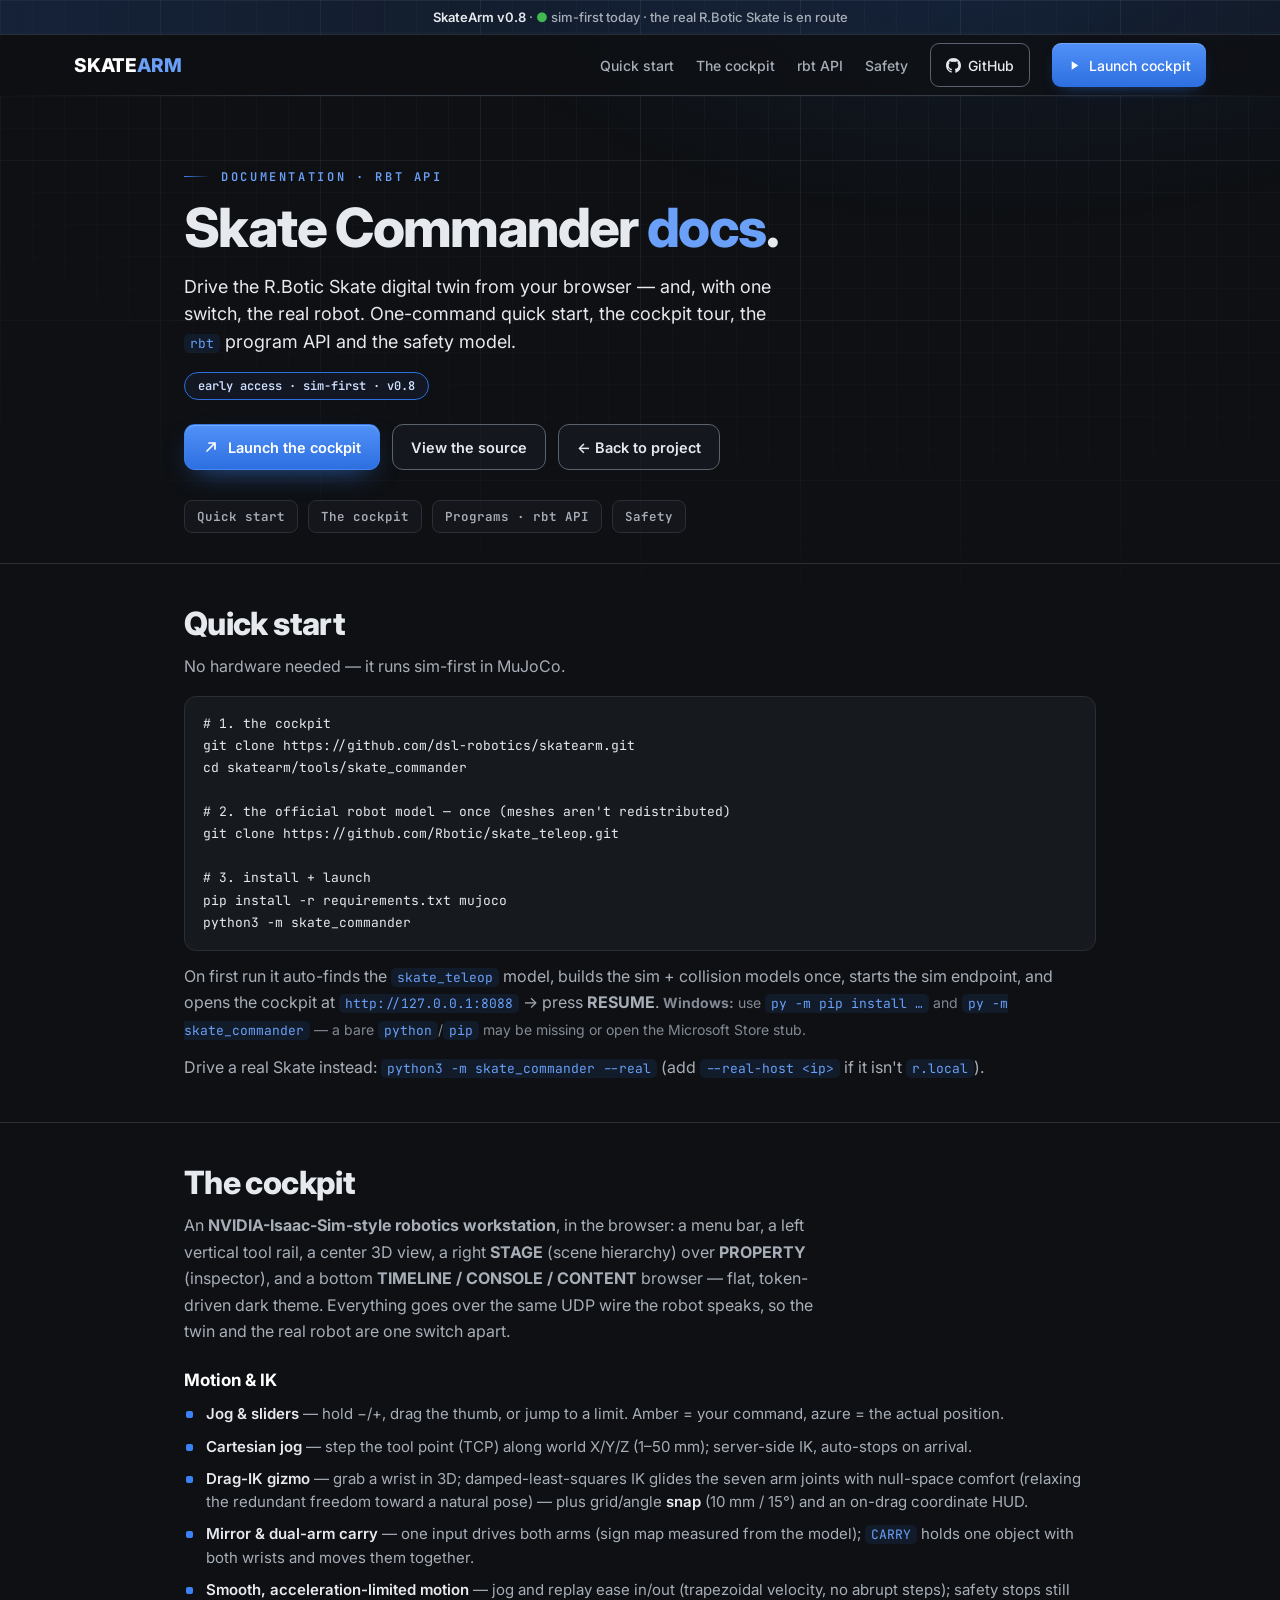
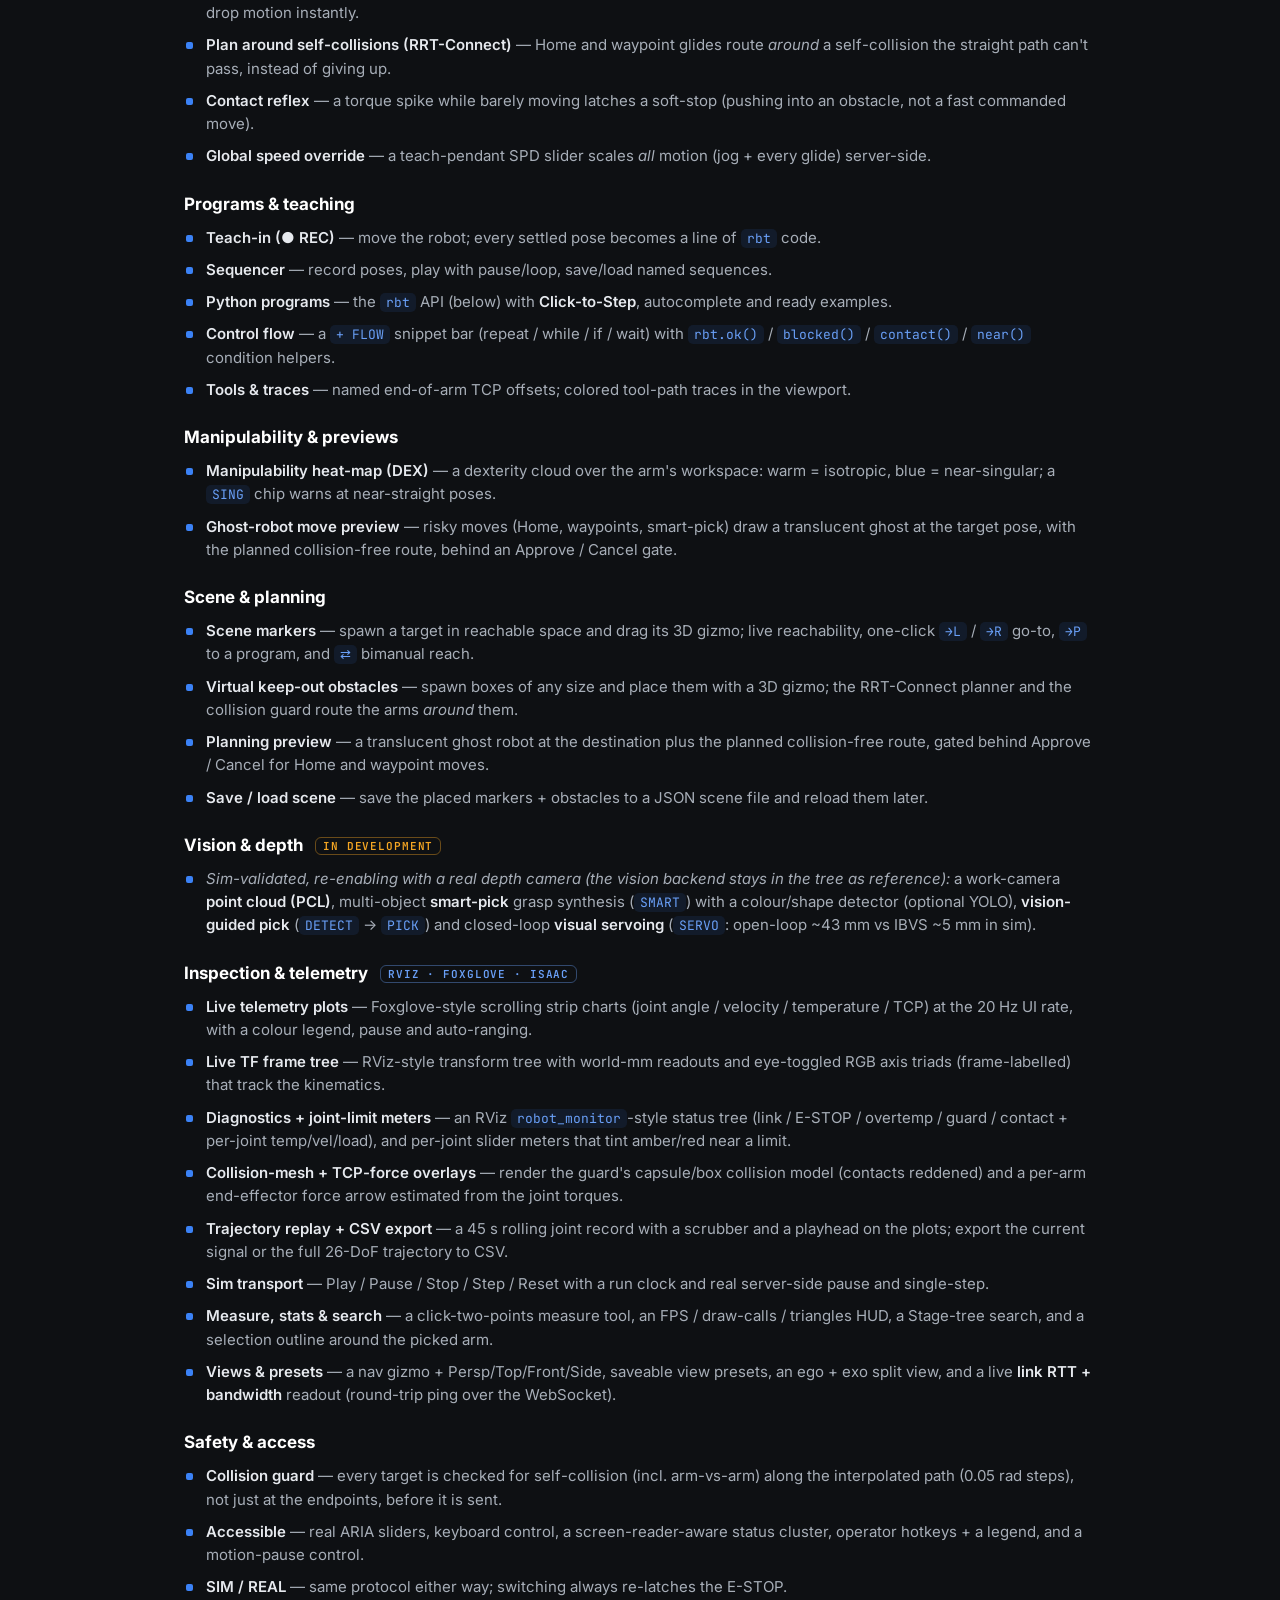
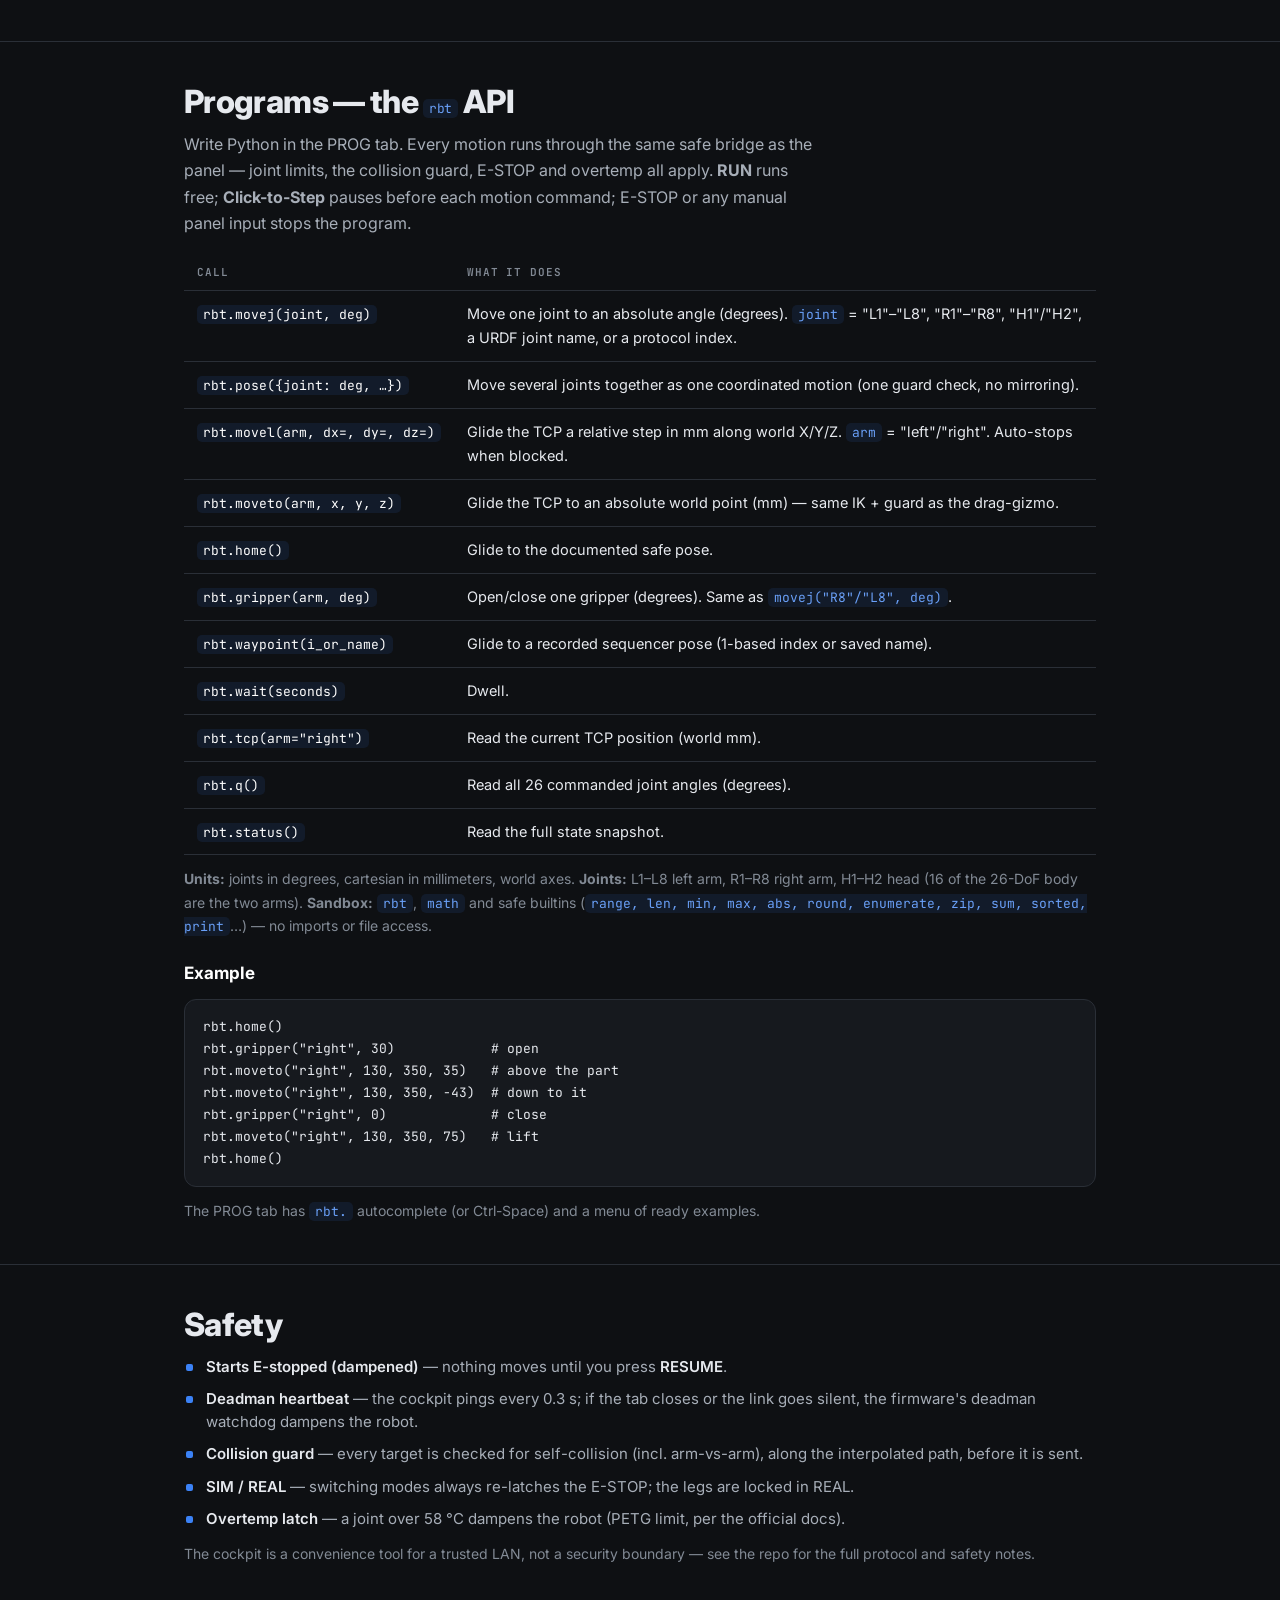
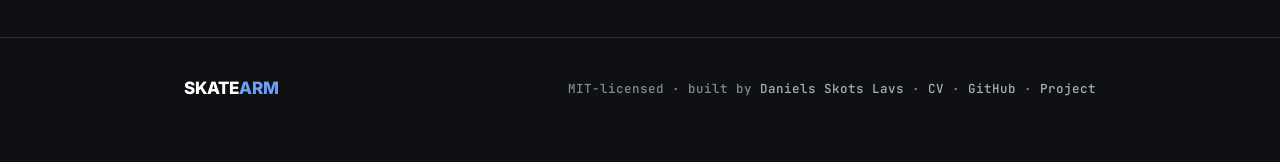
<file: docs/commander.html>
<!DOCTYPE html>
<html lang="en">
<head>
<meta charset="utf-8">
<meta name="viewport" content="width=device-width, initial-scale=1">
<title>Skate Commander — Docs &amp; rbt API reference</title>
<meta name="description" content="Skate Commander docs: one-command quick start, the browser cockpit tour, the rbt program API reference and the safety model — drive the R.Botic Skate digital twin from a browser. Sim-first.">
<meta name="author" content="DSL Robotics">
<link rel="canonical" href="https://dsl-robotics.github.io/skatearm/commander.html">
<link rel="icon" type="image/png" href="img/favicon.png">
<link rel="apple-touch-icon" href="img/apple-touch-icon.png">
<meta property="og:type" content="article">
<meta property="og:site_name" content="SkateArm">
<meta property="og:title" content="Skate Commander — Docs &amp; rbt API reference">
<meta property="og:description" content="One-command quick start, cockpit tour, the rbt program API reference and the safety model. Sim-first.">
<meta property="og:url" content="https://dsl-robotics.github.io/skatearm/commander.html">
<meta property="og:image" content="https://dsl-robotics.github.io/skatearm/img/og_card.png">
<meta property="og:image:width" content="1200">
<meta property="og:image:height" content="630">
<meta name="twitter:card" content="summary_large_image">
<meta name="twitter:title" content="Skate Commander — Docs &amp; rbt API reference">
<meta name="twitter:image" content="https://dsl-robotics.github.io/skatearm/img/og_card.png">
<meta name="theme-color" content="#0E1013">
<link rel="preconnect" href="https://fonts.googleapis.com">
<link rel="preconnect" href="https://fonts.gstatic.com" crossorigin>
<link href="https://fonts.googleapis.com/css2?family=Inter:wght@400;500;600;700;800;900&family=JetBrains+Mono:wght@400;500;600&display=swap" rel="stylesheet">
<style>
  :root{
    --bg:#0E1013; --bg2:#08090B; --panel:#16191E; --panel2:#1E222A;
    --line:#2A2F37; --line2:#343B45; --line3:#5A626E; --fg:#E6E9EE; --fg2:#A7AEB8; --dim:#9BA2AC; --faint:#828A95;
    --accent:#3B82F6; --accent-lt:#6AA0F8; --accent-dk:#2D6FE0; --amber:#F5A623; --ok:#3FB950;
    --grid:rgba(150,160,175,.045); --grid2:rgba(150,160,175,.08);
    --sans:"Inter","Segoe UI",system-ui,sans-serif;
    --mono:"JetBrains Mono",ui-monospace,monospace;
    --maxw:960px; --ease:cubic-bezier(.4,0,.2,1);
  }
  *{margin:0;padding:0;box-sizing:border-box;}
  .skip{position:absolute;left:8px;top:8px;z-index:200;padding:8px 14px;border-radius:8px;
    background:var(--accent-dk);color:#fff;font:600 13px var(--sans);transform:translateY(-200%);transition:transform .15s var(--ease);}
  .skip:focus{transform:translateY(0);}
  html{scroll-behavior:smooth;}
  body{background:var(--bg);color:var(--fg);font:400 16px/1.65 var(--sans);-webkit-font-smoothing:antialiased;overflow-x:hidden;}
  ::selection{background:rgba(59,130,246,.32);color:#fff;}
  a{color:var(--accent-lt);text-decoration:none;}
  a:hover{color:#fff;}
  a:focus-visible,button:focus-visible{outline:2px solid var(--accent-lt);outline-offset:3px;border-radius:8px;}
  body::before{content:"";position:fixed;inset:0;z-index:-3;pointer-events:none;
    background:linear-gradient(var(--grid) 1px,transparent 1px),linear-gradient(90deg,var(--grid) 1px,transparent 1px),
      linear-gradient(var(--grid2) 1px,transparent 1px),linear-gradient(90deg,var(--grid2) 1px,transparent 1px);
    background-size:32px 32px,32px 32px,160px 160px,160px 160px;
    -webkit-mask-image:radial-gradient(125% 80% at 70% 0%,#000 30%,transparent 90%);
    mask-image:radial-gradient(125% 80% at 70% 0%,#000 30%,transparent 90%);}
  body::after{content:"";position:fixed;inset:0;z-index:-2;pointer-events:none;
    background:radial-gradient(1000px 560px at 78% -12%,rgba(59,130,246,.13),transparent 60%);}
  .wrap{max-width:var(--maxw);margin:0 auto;padding:0 24px;}
  .eyebrow{font:600 12px/1 var(--mono);letter-spacing:.22em;text-transform:uppercase;color:var(--accent-lt);display:inline-flex;align-items:center;gap:11px;}
  .eyebrow::before{content:"";width:26px;height:1px;background:linear-gradient(90deg,var(--accent),transparent);display:inline-block;}

  /* ribbon + nav */
  .ribbon{background:linear-gradient(90deg,rgba(59,130,246,.16),rgba(59,130,246,.05));border-bottom:1px solid var(--line);
    font:500 13px var(--sans);color:var(--fg2);text-align:center;padding:9px 16px;}
  .ribbon b{color:var(--fg);font-weight:600;} .ribbon .dot{color:var(--ok);}
  nav{position:sticky;top:0;z-index:50;backdrop-filter:blur(14px) saturate(1.2);background:rgba(14,16,19,.72);border-bottom:1px solid transparent;
    border-image:linear-gradient(90deg,transparent,var(--line2) 25%,var(--line2) 75%,transparent) 1;}
  nav .wrap{display:flex;align-items:center;justify-content:space-between;min-height:60px;gap:16px;max-width:1180px;}
  .brand{font:800 19px var(--sans);letter-spacing:-.01em;color:#fff;}
  .brand i{color:var(--accent-lt);font-style:normal;}
  .nav-links{display:flex;align-items:center;gap:22px;}
  .nav-links a{font:500 14px var(--sans);color:var(--fg2);display:inline-flex;align-items:center;min-height:44px;}
  .nav-links a:hover{color:#fff;}
  .nav-cta{display:inline-flex;align-items:center;gap:7px;padding:9px 15px;border-radius:9px;font:600 13.5px var(--sans);min-height:44px;}
  .nav-cta.ghost{border:1px solid var(--line3);color:var(--fg);}
  .nav-cta.ghost:hover{border-color:var(--accent);background:rgba(59,130,246,.08);}
  .nav-cta.solid{background:linear-gradient(180deg,#5191F8,var(--accent-dk));color:#fff;
    box-shadow:0 6px 18px -10px rgba(59,130,246,.7),inset 0 1px 0 rgba(255,255,255,.2);}
  .nav-cta svg{width:15px;height:15px;}
  @media(max-width:860px){.nav-links a.hidem{display:none;}}

  /* doc header */
  .dochead{padding:62px 0 30px;position:relative;}
  .dochead h1{font:800 clamp(34px,5.4vw,54px)/1.04 var(--sans);letter-spacing:-.03em;margin:16px 0 0;}
  .dochead h1 i{color:var(--accent-lt);font-style:normal;}
  .dochead .lead{color:var(--fg);font-size:18px;line-height:1.55;margin:16px 0 0;max-width:600px;}
  .pill{display:inline-block;margin-top:16px;font:600 12px var(--mono);color:#cfe0ff;background:rgba(20,28,44,.7);
    border:1px solid var(--accent-dk);border-radius:999px;padding:5px 13px;}
  .ctas{display:flex;flex-wrap:wrap;gap:12px;margin-top:24px;}
  .btn{display:inline-flex;align-items:center;gap:9px;padding:12px 18px;border-radius:11px;font:600 14.5px var(--sans);transition:all .16s var(--ease);min-height:46px;}
  .btn svg{width:16px;height:16px;}
  .btn.primary{background:linear-gradient(180deg,#5191F8,var(--accent-dk));color:#fff;border:1px solid rgba(59,130,246,.55);
    box-shadow:0 10px 28px -12px rgba(59,130,246,.75),inset 0 1px 0 rgba(255,255,255,.22);}
  .btn.primary:hover{transform:translateY(-2px);color:#fff;}
  .btn.ghost{border:1px solid var(--line3);color:var(--fg);background:rgba(30,34,42,.45);}
  .btn.ghost:hover{border-color:var(--accent);background:rgba(59,130,246,.1);color:#fff;transform:translateY(-2px);}
  .toc{display:flex;flex-wrap:wrap;gap:8px 10px;margin-top:30px;}
  .toc a{font:600 12.5px var(--mono);color:var(--fg2);border:1px solid var(--line);border-radius:8px;padding:7px 12px;background:rgba(30,34,42,.4);}
  .toc a:hover{color:#fff;border-color:var(--accent);}

  /* sections */
  section{padding:42px 0;border-top:1px solid var(--line);}
  h2{font:800 clamp(24px,3.4vw,32px)/1.1 var(--sans);letter-spacing:-.02em;}
  .sub{color:var(--fg2);margin:12px 0 0;max-width:640px;}
  h3{font:700 17px var(--sans);margin:26px 0 0;color:#fff;}
  p{color:var(--fg2);margin:12px 0 0;}
  .note{color:var(--faint);font-size:14px;}
  pre{background:var(--panel);border:1px solid var(--line);border-radius:12px;padding:16px 18px;overflow:auto;font:13px/1.7 var(--mono);color:var(--fg);margin:16px 0 0;}
  code{font:13px var(--mono);color:var(--accent-lt);background:rgba(59,130,246,.1);padding:1px 6px;border-radius:5px;}
  pre code{color:var(--fg);background:none;padding:0;}
  ul.feat{list-style:none;margin:12px 0 0;display:grid;gap:9px;}
  ul.feat li{color:var(--fg2);padding-left:22px;position:relative;font-size:15px;line-height:1.55;}
  ul.feat li::before{content:"";position:absolute;left:2px;top:9px;width:7px;height:7px;border-radius:2px;background:var(--accent);}
  ul.feat b{color:var(--fg);font-weight:600;}
  .devtag{color:var(--amber);font:600 11px var(--mono);text-transform:uppercase;letter-spacing:.08em;border:1px solid rgba(245,166,35,.4);border-radius:6px;padding:1px 7px;margin-left:8px;vertical-align:middle;}
  table.api{width:100%;border-collapse:collapse;margin:18px 0 0;font-size:14.5px;}
  table.api th,table.api td{text-align:left;vertical-align:top;padding:11px 13px;border-bottom:1px solid var(--line);}
  table.api th{color:var(--faint);font:600 11px var(--mono);text-transform:uppercase;letter-spacing:.08em;}
  table.api tr:hover td{background:rgba(59,130,246,.04);}
  table.api td:first-child{white-space:nowrap;}
  table.api td:first-child code{color:#fff;}
  .wrap2{max-width:var(--maxw);margin:0 auto;padding:0 24px;}

  /* footer */
  footer{padding:40px 0 64px;border-top:1px solid var(--line);margin-top:30px;}
  footer .row{display:flex;flex-wrap:wrap;gap:14px 26px;justify-content:space-between;align-items:center;}
  .fbrand{font:800 17px var(--sans);color:#fff;}
  .fbrand i{color:var(--accent-lt);font-style:normal;}
  .fmeta{font:500 12.5px var(--mono);color:var(--faint);}
  .fmeta a{color:var(--fg2);} .fmeta a:hover{color:#fff;}
</style>
</head>
<body>
<a class="skip" href="#main">Skip to content</a>

<div class="ribbon"><b>SkateArm v0.8</b> &middot; <span class="dot">&#9679;</span> sim-first today &middot; the real R.Botic Skate is en route</div>

<nav>
  <div class="wrap">
    <a class="brand" href="index.html">SKATE<i>ARM</i></a>
    <span class="nav-links">
      <a class="hidem" href="#quickstart">Quick start</a>
      <a class="hidem" href="#cockpit">The cockpit</a>
      <a class="hidem" href="#programs">rbt API</a>
      <a class="hidem" href="#safety">Safety</a>
      <a class="nav-cta ghost" href="https://github.com/dsl-robotics/skatearm" target="_blank" rel="noopener"><svg viewBox="0 0 16 16" fill="currentColor" aria-hidden="true"><path d="M8 0C3.58 0 0 3.58 0 8c0 3.54 2.29 6.53 5.47 7.59.4.07.55-.17.55-.38 0-.19-.01-.7-.01-1.36-2.01.37-2.53-.49-2.69-.94-.09-.23-.48-.94-.82-1.13-.28-.15-.68-.52-.01-.53.63-.01 1.08.58 1.23.82.72 1.21 1.87.87 2.33.66.07-.52.28-.87.51-1.07-1.78-.2-3.64-.89-3.64-3.95 0-.87.31-1.59.82-2.15-.08-.2-.36-1.02.08-2.12 0 0 .67-.21 2.2.82a7.6 7.6 0 014 0c1.53-1.04 2.2-.82 2.2-.82.44 1.1.16 1.92.08 2.12.51.56.82 1.27.82 2.15 0 3.07-1.87 3.75-3.65 3.95.29.25.54.73.54 1.48 0 1.07-.01 1.93-.01 2.2 0 .21.15.46.55.38A8.01 8.01 0 0016 8c0-4.42-3.58-8-8-8z"/></svg>GitHub</a>
      <a class="nav-cta solid" href="https://raw.githack.com/dsl-robotics/skatearm/main/tools/skate_commander/preview.html" target="_blank" rel="noopener"><svg viewBox="0 0 16 16" fill="none" stroke="currentColor" stroke-width="1.8" aria-hidden="true"><path d="M5 3.5v9l7-4.5z" fill="currentColor" stroke="none"/></svg>Launch cockpit</a>
    </span>
  </div>
</nav>

<header class="dochead" id="main">
  <div class="wrap">
    <span class="eyebrow">Documentation &middot; rbt API</span>
    <h1>Skate Commander <i>docs</i>.</h1>
    <p class="lead">Drive the R.Botic Skate digital twin from your browser — and, with one switch, the real robot. One-command quick start, the cockpit tour, the <code>rbt</code> program API and the safety model.</p>
    <span class="pill">early access &middot; sim-first &middot; v0.8</span>
    <div class="ctas">
      <a class="btn primary" href="https://raw.githack.com/dsl-robotics/skatearm/main/tools/skate_commander/preview.html" target="_blank" rel="noopener"><svg viewBox="0 0 16 16" fill="none" stroke="currentColor" stroke-width="1.7" stroke-linecap="round" stroke-linejoin="round" aria-hidden="true"><path d="M4 12 12 4M6 4h6v6"/></svg>Launch the cockpit</a>
      <a class="btn ghost" href="https://github.com/dsl-robotics/skatearm/tree/main/tools/skate_commander" target="_blank" rel="noopener">View the source</a>
      <a class="btn ghost" href="index.html">&larr; Back to project</a>
    </div>
    <div class="toc">
      <a href="#quickstart">Quick start</a>
      <a href="#cockpit">The cockpit</a>
      <a href="#programs">Programs &middot; rbt API</a>
      <a href="#safety">Safety</a>
    </div>
  </div>
</header>

<section id="quickstart">
  <div class="wrap">
    <h2>Quick start</h2>
    <p class="sub">No hardware needed — it runs sim-first in MuJoCo.</p>
    <pre><code># 1. the cockpit
git clone https://github.com/dsl-robotics/skatearm.git
cd skatearm/tools/skate_commander

# 2. the official robot model — once (meshes aren't redistributed)
git clone https://github.com/Rbotic/skate_teleop.git

# 3. install + launch
pip install -r requirements.txt mujoco
python3 -m skate_commander</code></pre>
    <p>On first run it auto-finds the <code>skate_teleop</code> model, builds the sim + collision models once, starts the sim endpoint, and opens the cockpit at <code>http://127.0.0.1:8088</code> &rarr; press <b>RESUME</b>. <span class="note"><b>Windows:</b> use <code>py -m pip install &hellip;</code> and <code>py -m skate_commander</code> — a bare <code>python</code>/<code>pip</code> may be missing or open the Microsoft Store stub.</span></p>
    <p>Drive a real Skate instead: <code>python3 -m skate_commander --real</code> (add <code>--real-host &lt;ip&gt;</code> if it isn't <code>r.local</code>).</p>
  </div>
</section>

<section id="cockpit">
  <div class="wrap">
    <h2>The cockpit</h2>
    <p class="sub">An <b>NVIDIA-Isaac-Sim-style robotics workstation</b>, in the browser: a menu bar, a left vertical tool rail, a center 3D view, a right <b>STAGE</b> (scene hierarchy) over <b>PROPERTY</b> (inspector), and a bottom <b>TIMELINE / CONSOLE / CONTENT</b> browser — flat, token-driven dark theme. Everything goes over the same UDP wire the robot speaks, so the twin and the real robot are one switch apart.</p>

    <h3>Motion &amp; IK</h3>
    <ul class="feat">
      <li><b>Jog &amp; sliders</b> — hold &minus;/+, drag the thumb, or jump to a limit. Amber = your command, azure = the actual position.</li>
      <li><b>Cartesian jog</b> — step the tool point (TCP) along world X/Y/Z (1&ndash;50&nbsp;mm); server-side IK, auto-stops on arrival.</li>
      <li><b>Drag-IK gizmo</b> — grab a wrist in 3D; damped-least-squares IK glides the seven arm joints with null-space comfort (relaxing the redundant freedom toward a natural pose) — plus grid/angle <b>snap</b> (10&nbsp;mm / 15&deg;) and an on-drag coordinate HUD.</li>
      <li><b>Mirror &amp; dual-arm carry</b> — one input drives both arms (sign map measured from the model); <code>CARRY</code> holds one object with both wrists and moves them together.</li>
      <li><b>Smooth, acceleration-limited motion</b> — jog and replay ease in/out (trapezoidal velocity, no abrupt steps); safety stops still drop motion instantly.</li>
      <li><b>Plan around self-collisions (RRT-Connect)</b> — Home and waypoint glides route <i>around</i> a self-collision the straight path can't pass, instead of giving up.</li>
      <li><b>Contact reflex</b> — a torque spike while barely moving latches a soft-stop (pushing into an obstacle, not a fast commanded move).</li>
      <li><b>Global speed override</b> — a teach-pendant SPD slider scales <i>all</i> motion (jog + every glide) server-side.</li>
    </ul>

    <h3>Programs &amp; teaching</h3>
    <ul class="feat">
      <li><b>Teach-in (&#9679; REC)</b> — move the robot; every settled pose becomes a line of <code>rbt</code> code.</li>
      <li><b>Sequencer</b> — record poses, play with pause/loop, save/load named sequences.</li>
      <li><b>Python programs</b> — the <code>rbt</code> API (below) with <b>Click-to-Step</b>, autocomplete and ready examples.</li>
      <li><b>Control flow</b> — a <code>+ FLOW</code> snippet bar (repeat / while / if / wait) with <code>rbt.ok()</code> / <code>blocked()</code> / <code>contact()</code> / <code>near()</code> condition helpers.</li>
      <li><b>Tools &amp; traces</b> — named end-of-arm TCP offsets; colored tool-path traces in the viewport.</li>
    </ul>

    <h3>Manipulability &amp; previews</h3>
    <ul class="feat">
      <li><b>Manipulability heat-map (DEX)</b> — a dexterity cloud over the arm's workspace: warm = isotropic, blue = near-singular; a <code>SING</code> chip warns at near-straight poses.</li>
      <li><b>Ghost-robot move preview</b> — risky moves (Home, waypoints, smart-pick) draw a translucent ghost at the target pose, with the planned collision-free route, behind an Approve / Cancel gate.</li>
    </ul>

    <h3>Scene &amp; planning</h3>
    <ul class="feat">
      <li><b>Scene markers</b> — spawn a target in reachable space and drag its 3D gizmo; live reachability, one-click <code>&rarr;L</code> / <code>&rarr;R</code> go-to, <code>&rarr;P</code> to a program, and <code>&#8644;</code> bimanual reach.</li>
      <li><b>Virtual keep-out obstacles</b> — spawn boxes of any size and place them with a 3D gizmo; the RRT-Connect planner and the collision guard route the arms <i>around</i> them.</li>
      <li><b>Planning preview</b> — a translucent ghost robot at the destination plus the planned collision-free route, gated behind Approve / Cancel for Home and waypoint moves.</li>
      <li><b>Save / load scene</b> — save the placed markers + obstacles to a JSON scene file and reload them later.</li>
    </ul>

    <h3>Vision &amp; depth <span class="devtag">in development</span></h3>
    <ul class="feat">
      <li><i>Sim-validated, re-enabling with a real depth camera (the vision backend stays in the tree as reference):</i> a work-camera <b>point cloud (PCL)</b>, multi-object <b>smart-pick</b> grasp synthesis (<code>SMART</code>) with a colour/shape detector (optional YOLO), <b>vision-guided pick</b> (<code>DETECT</code> &rarr; <code>PICK</code>) and closed-loop <b>visual servoing</b> (<code>SERVO</code>: open-loop ~43&nbsp;mm vs IBVS ~5&nbsp;mm in sim).</li>
    </ul>

    <h3>Inspection &amp; telemetry <span class="devtag" style="color:var(--accent-lt);border-color:rgba(106,160,248,.4)">RViz &middot; Foxglove &middot; Isaac</span></h3>
    <ul class="feat">
      <li><b>Live telemetry plots</b> — Foxglove-style scrolling strip charts (joint angle / velocity / temperature / TCP) at the 20&nbsp;Hz UI rate, with a colour legend, pause and auto-ranging.</li>
      <li><b>Live TF frame tree</b> — RViz-style transform tree with world-mm readouts and eye-toggled RGB axis triads (frame-labelled) that track the kinematics.</li>
      <li><b>Diagnostics + joint-limit meters</b> — an RViz <code>robot_monitor</code>-style status tree (link / E-STOP / overtemp / guard / contact + per-joint temp/vel/load), and per-joint slider meters that tint amber/red near a limit.</li>
      <li><b>Collision-mesh + TCP-force overlays</b> — render the guard's capsule/box collision model (contacts reddened) and a per-arm end-effector force arrow estimated from the joint torques.</li>
      <li><b>Trajectory replay + CSV export</b> — a 45&nbsp;s rolling joint record with a scrubber and a playhead on the plots; export the current signal or the full 26-DoF trajectory to CSV.</li>
      <li><b>Sim transport</b> — Play / Pause / Stop / Step / Reset with a run clock and real server-side pause and single-step.</li>
      <li><b>Measure, stats &amp; search</b> — a click-two-points measure tool, an FPS / draw-calls / triangles HUD, a Stage-tree search, and a selection outline around the picked arm.</li>
      <li><b>Views &amp; presets</b> — a nav gizmo + Persp/Top/Front/Side, saveable view presets, an ego + exo split view, and a live <b>link RTT + bandwidth</b> readout (round-trip ping over the WebSocket).</li>
    </ul>

    <h3>Safety &amp; access</h3>
    <ul class="feat">
      <li><b>Collision guard</b> — every target is checked for self-collision (incl. arm-vs-arm) along the interpolated path (0.05&nbsp;rad steps), not just at the endpoints, before it is sent.</li>
      <li><b>Accessible</b> — real ARIA sliders, keyboard control, a screen-reader-aware status cluster, operator hotkeys + a legend, and a motion-pause control.</li>
      <li><b>SIM / REAL</b> — same protocol either way; switching always re-latches the E-STOP.</li>
    </ul>
  </div>
</section>

<section id="programs">
  <div class="wrap">
    <h2>Programs — the <code>rbt</code> API</h2>
    <p class="sub">Write Python in the PROG tab. Every motion runs through the same safe bridge as the panel — joint limits, the collision guard, E-STOP and overtemp all apply. <b>RUN</b> runs free; <b>Click-to-Step</b> pauses before each motion command; E-STOP or any manual panel input stops the program.</p>
    <table class="api">
      <tr><th>Call</th><th>What it does</th></tr>
      <tr><td><code>rbt.movej(joint, deg)</code></td><td>Move one joint to an absolute angle (degrees). <code>joint</code> = "L1"&ndash;"L8", "R1"&ndash;"R8", "H1"/"H2", a URDF joint name, or a protocol index.</td></tr>
      <tr><td><code>rbt.pose({joint: deg, &hellip;})</code></td><td>Move several joints together as one coordinated motion (one guard check, no mirroring).</td></tr>
      <tr><td><code>rbt.movel(arm, dx=, dy=, dz=)</code></td><td>Glide the TCP a relative step in mm along world X/Y/Z. <code>arm</code> = "left"/"right". Auto-stops when blocked.</td></tr>
      <tr><td><code>rbt.moveto(arm, x, y, z)</code></td><td>Glide the TCP to an absolute world point (mm) — same IK + guard as the drag-gizmo.</td></tr>
      <tr><td><code>rbt.home()</code></td><td>Glide to the documented safe pose.</td></tr>
      <tr><td><code>rbt.gripper(arm, deg)</code></td><td>Open/close one gripper (degrees). Same as <code>movej("R8"/"L8", deg)</code>.</td></tr>
      <tr><td><code>rbt.waypoint(i_or_name)</code></td><td>Glide to a recorded sequencer pose (1-based index or saved name).</td></tr>
      <tr><td><code>rbt.wait(seconds)</code></td><td>Dwell.</td></tr>
      <tr><td><code>rbt.tcp(arm="right")</code></td><td>Read the current TCP position (world mm).</td></tr>
      <tr><td><code>rbt.q()</code></td><td>Read all 26 commanded joint angles (degrees).</td></tr>
      <tr><td><code>rbt.status()</code></td><td>Read the full state snapshot.</td></tr>
    </table>
    <p class="note"><b>Units:</b> joints in degrees, cartesian in millimeters, world axes. <b>Joints:</b> L1&ndash;L8 left arm, R1&ndash;R8 right arm, H1&ndash;H2 head (16 of the 26-DoF body are the two arms). <b>Sandbox:</b> <code>rbt</code>, <code>math</code> and safe builtins (<code>range, len, min, max, abs, round, enumerate, zip, sum, sorted, print</code>&hellip;) — no imports or file access.</p>
    <h3>Example</h3>
    <pre><code>rbt.home()
rbt.gripper("right", 30)            # open
rbt.moveto("right", 130, 350, 35)   # above the part
rbt.moveto("right", 130, 350, -43)  # down to it
rbt.gripper("right", 0)             # close
rbt.moveto("right", 130, 350, 75)   # lift
rbt.home()</code></pre>
    <p class="note">The PROG tab has <code>rbt.</code> autocomplete (or Ctrl-Space) and a menu of ready examples.</p>
  </div>
</section>

<section id="safety">
  <div class="wrap">
    <h2>Safety</h2>
    <ul class="feat">
      <li><b>Starts E-stopped (dampened)</b> — nothing moves until you press <b>RESUME</b>.</li>
      <li><b>Deadman heartbeat</b> — the cockpit pings every 0.3&nbsp;s; if the tab closes or the link goes silent, the firmware's deadman watchdog dampens the robot.</li>
      <li><b>Collision guard</b> — every target is checked for self-collision (incl. arm-vs-arm), along the interpolated path, before it is sent.</li>
      <li><b>SIM / REAL</b> — switching modes always re-latches the E-STOP; the legs are locked in REAL.</li>
      <li><b>Overtemp latch</b> — a joint over 58&nbsp;&deg;C dampens the robot (PETG limit, per the official docs).</li>
    </ul>
    <p class="note">The cockpit is a convenience tool for a trusted LAN, not a security boundary — see the repo for the full protocol and safety notes.</p>
  </div>
</section>

<footer>
  <div class="wrap">
    <div class="row">
      <span class="fbrand">SKATE<i>ARM</i></span>
      <span class="fmeta">MIT-licensed &middot; built by <a href="https://github.com/Lavs-Daniels-Skots-231RMC173" target="_blank" rel="noopener">Daniels&nbsp;Skots&nbsp;Lavs</a> &middot; <a href="Daniels_Skots_Lavs_CV_EN.pdf" target="_blank" rel="noopener">CV</a> &middot; <a href="https://github.com/dsl-robotics/skatearm" target="_blank" rel="noopener">GitHub</a> &middot; <a href="index.html">Project</a></span>
    </div>
  </div>
</footer>
</body>
</html>
</file>
